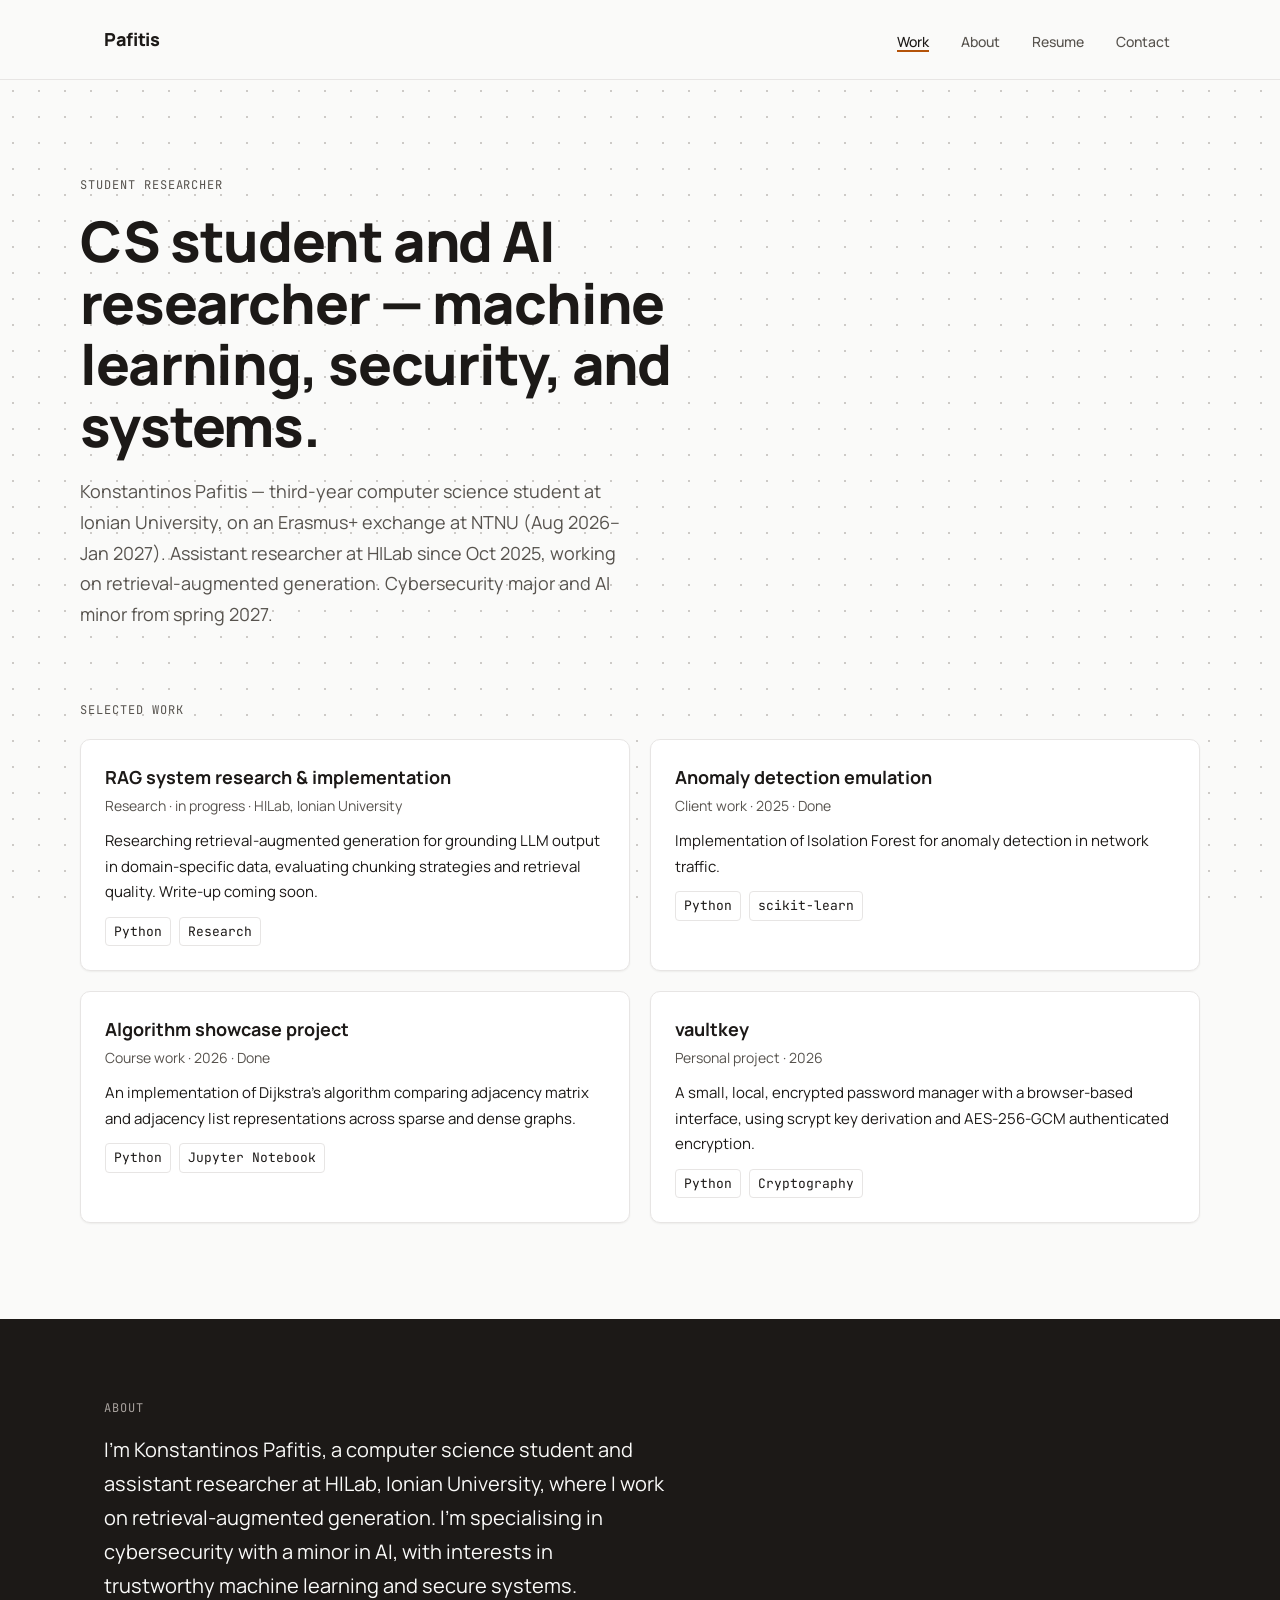
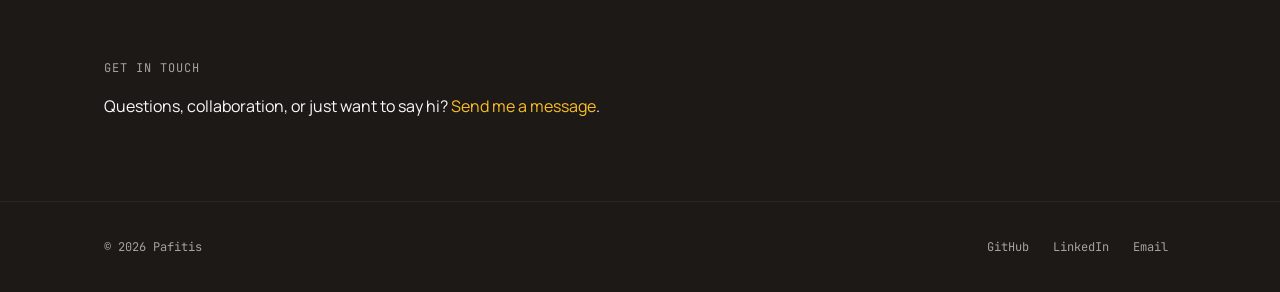
<file: index.html>
<!DOCTYPE html>
<html lang="en">
<head>
<meta charset="utf-8">
<meta name="viewport" content="width=device-width, initial-scale=1">
<title>Konstantinos Pafitis — CS Student &amp; AI Researcher</title>
<meta name="description" content="Konstantinos Pafitis — CS student and AI researcher at Ionian University. Machine learning, security, and systems.">
<link rel="stylesheet" href="assets/css/style.css?v=12">
</head>
<body>

<header class="site-header">
  <div class="container">
    <a href="/" class="brand">Pafitis</a>
    <nav class="site-nav">
      <a href="index.html#work" aria-current="page">Work</a>
      <a href="about.html">About</a>
      <a href="resume.html">Resume</a>
      <a href="contact.html">Contact</a>
    </nav>
  </div>
</header>

<main>
  <section class="hero container" data-reveal>
    <div class="eyebrow">Student researcher</div>
    <h1>CS student and AI researcher — machine learning, security, and systems.</h1>
    <p>Konstantinos Pafitis — third-year computer science student at Ionian University, on an Erasmus+ exchange at NTNU (Aug 2026–Jan 2027). Assistant researcher at HILab since Oct 2025, working on retrieval-augmented generation. Cybersecurity major and AI minor from spring 2027.</p>
  </section>

  <section id="work" class="work-section container">
    <div class="eyebrow section-heading" data-reveal>Selected work</div>
    <div class="project-grid">

      <div class="card" data-reveal>
        <div class="card-title">RAG system research &amp; implementation</div>
        <div class="card-subtitle">Research · in progress · HILab, Ionian University</div>
        <p class="card-desc">Researching retrieval-augmented generation for grounding LLM output in domain-specific data, evaluating chunking strategies and retrieval quality. Write-up coming soon.</p>
        <div class="card-meta">
          <span class="tag">Python</span>
          <span class="tag">Research</span>
        </div>
      </div>

      <a class="card" data-reveal href="https://github.com/Paphitis05/Anomaly-Detection-Emulation.git" target="_blank" rel="noopener">
        <div class="card-title">Anomaly detection emulation</div>
        <div class="card-subtitle">Client work · 2025 · Done</div>
        <p class="card-desc">Implementation of Isolation Forest for anomaly detection in network traffic.</p>
        <div class="card-meta">
          <span class="tag">Python</span>
          <span class="tag">scikit-learn</span>
        </div>
      </a>

      <a class="card" data-reveal href="https://github.com/Paphitis05/Dijkstra-Algorithm-Analysis-project" target="_blank" rel="noopener">
        <div class="card-title">Algorithm showcase project</div>
        <div class="card-subtitle">Course work · 2026 · Done</div>
        <p class="card-desc">An implementation of Dijkstra's algorithm comparing adjacency matrix and adjacency list representations across sparse and dense graphs.</p>
        <div class="card-meta">
          <span class="tag">Python</span>
          <span class="tag">Jupyter Notebook</span>
        </div>
      </a>

      <a class="card" data-reveal href="https://github.com/Paphitis05/vaultkey" target="_blank" rel="noopener">
        <div class="card-title">vaultkey</div>
        <div class="card-subtitle">Personal project · 2026</div>
        <p class="card-desc">A small, local, encrypted password manager with a browser-based interface, using scrypt key derivation and AES-256-GCM authenticated encryption.</p>
        <div class="card-meta">
          <span class="tag">Python</span>
          <span class="tag">Cryptography</span>
        </div>
      </a>

    </div>
  </section>

  <section id="about" class="section-dark">
    <div class="container">
      <div data-reveal>
        <div class="eyebrow eyebrow--dark">About</div>
        <p class="about-lede" style="margin-top:16px">I'm Konstantinos Pafitis, a computer science student and assistant researcher at HILab, Ionian University, where I work on retrieval-augmented generation. I'm specialising in cybersecurity with a minor in AI, with interests in trustworthy machine learning and secure systems.</p>
      </div>
      <div data-reveal>
        <div class="eyebrow eyebrow--dark">Get in touch</div>
        <p class="contact-lede" style="margin-top:16px">Questions, collaboration, or just want to say hi? <a href="contact.html">Send me a message</a>.</p>
      </div>
    </div>
  </section>
</main>

<footer class="site-footer">
  <div class="container">
    <span>© 2026 Pafitis</span>
    <div class="footer-links">
      <a href="https://github.com/Paphitis05" target="_blank" rel="noopener">GitHub</a>
      <a href="https://www.linkedin.com/in/konstantinos-pafitis-3b416532b/" target="_blank" rel="noopener">LinkedIn</a>
      <a href="mailto:paphitis9@gmail.com">Email</a>
    </div>
  </div>
</footer>

<script src="assets/js/main.js?v=12"></script>
</body>
</html>
</file>
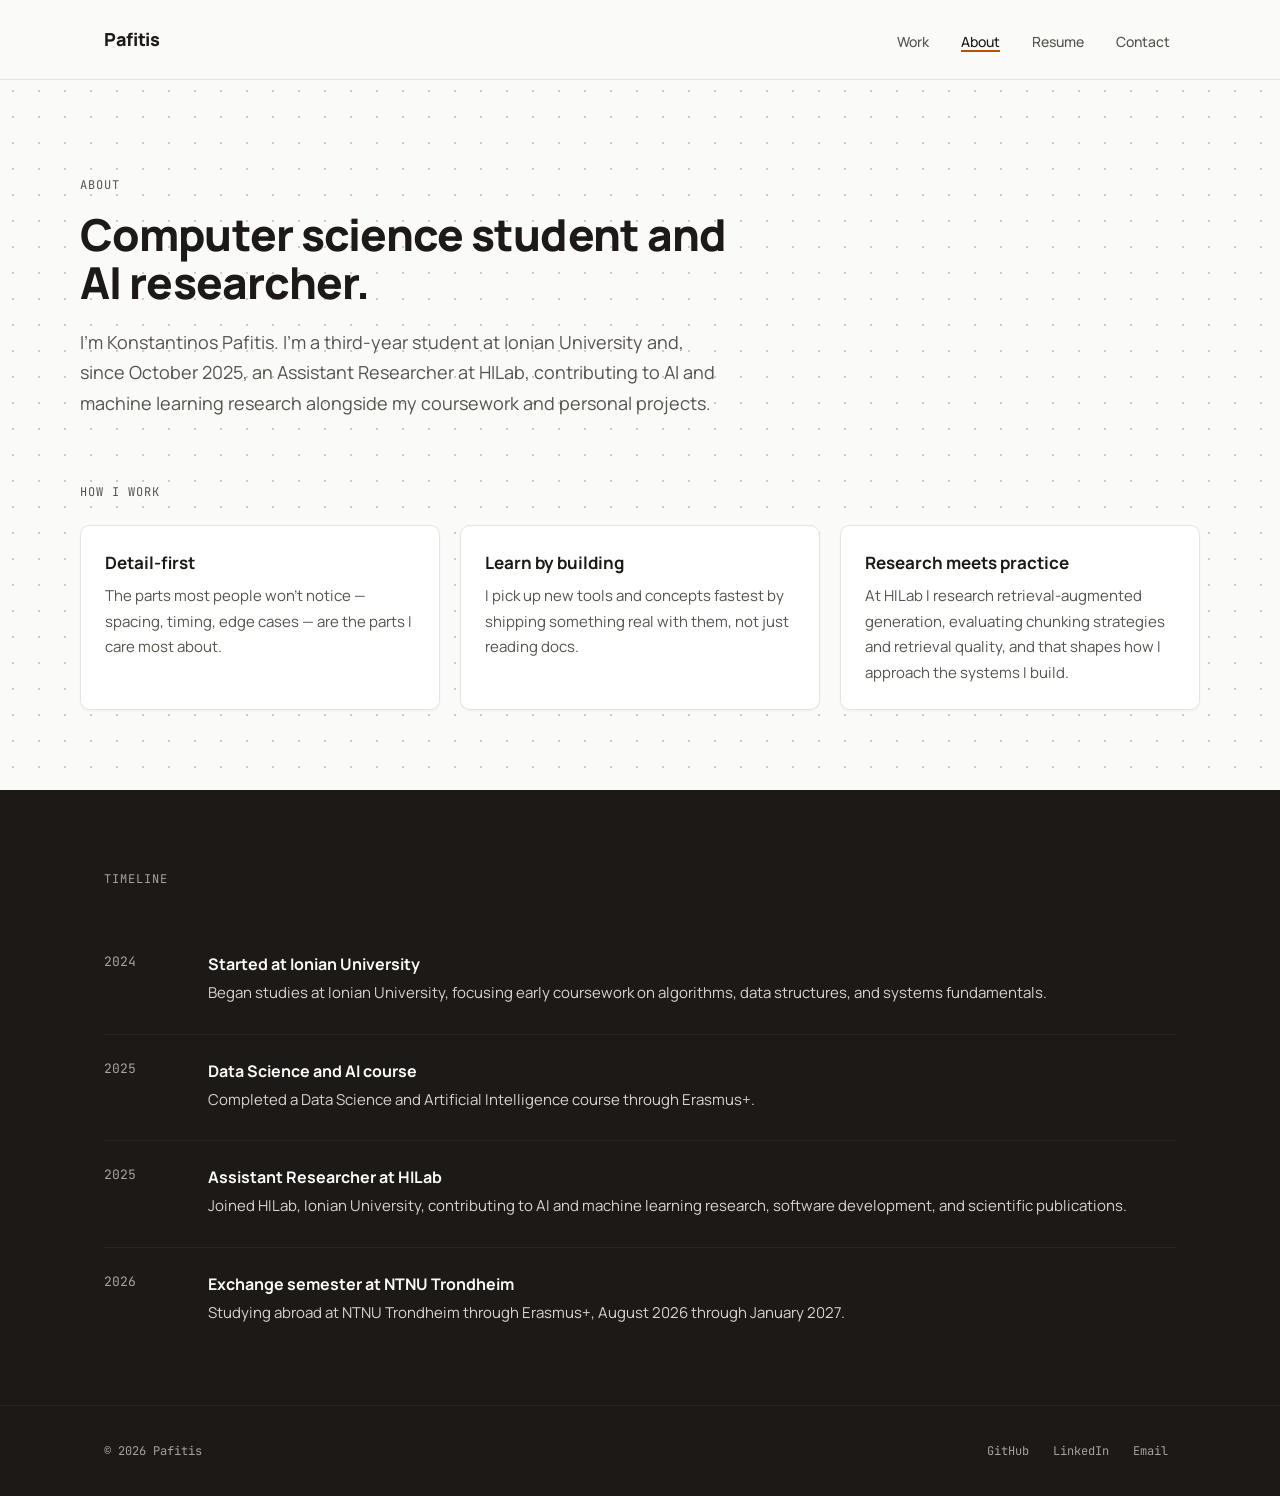
<file: about.html>
<!DOCTYPE html>
<html lang="en">
<head>
<meta charset="utf-8">
<meta name="viewport" content="width=device-width, initial-scale=1">
<title>Konstantinos Pafitis — About</title>
<meta name="description" content="About Konstantinos Pafitis — computer science student and AI researcher at Ionian University's HILab.">
<link rel="stylesheet" href="assets/css/style.css?v=12">
</head>
<body>

<header class="site-header">
  <div class="container">
    <a href="index.html" class="brand">Pafitis</a>
    <nav class="site-nav">
      <a href="index.html#work">Work</a>
      <a href="about.html" aria-current="page">About</a>
      <a href="resume.html">Resume</a>
      <a href="contact.html">Contact</a>
    </nav>
  </div>
</header>

<main>
  <section class="page-intro container" data-reveal>
    <div class="eyebrow">About</div>
    <h1>Computer science student and AI researcher.</h1>
    <p>I'm Konstantinos Pafitis. I'm a third-year student at Ionian University and, since October 2025, an Assistant Researcher at HILab, contributing to AI and machine learning research alongside my coursework and personal projects.</p>
  </section>

  <section class="values-section container">
    <div class="eyebrow" data-reveal>How I work</div>
    <div class="values-grid">
      <div class="value-card" data-reveal>
        <h3>Detail-first</h3>
        <p>The parts most people won't notice — spacing, timing, edge cases — are the parts I care most about.</p>
      </div>
      <div class="value-card" data-reveal>
        <h3>Learn by building</h3>
        <p>I pick up new tools and concepts fastest by shipping something real with them, not just reading docs.</p>
      </div>
      <div class="value-card" data-reveal>
        <h3>Research meets practice</h3>
        <p>At HILab I research retrieval-augmented generation, evaluating chunking strategies and retrieval quality, and that shapes how I approach the systems I build.</p>
      </div>
    </div>
  </section>

  <!-- TODO: add an "Outside the lab" section (short paragraph about fitness and music) -->

  <section class="section-dark">
    <div class="container" style="gap:32px">
      <div class="eyebrow eyebrow--dark" data-reveal>Timeline</div>
      <div class="timeline">
        <div class="timeline-item" data-reveal>
          <div class="timeline-year">2024</div>
          <div>
            <div class="timeline-title">Started at Ionian University</div>
            <div class="timeline-desc">Began studies at Ionian University, focusing early coursework on algorithms, data structures, and systems fundamentals.</div>
          </div>
        </div>
        <div class="timeline-item" data-reveal>
          <div class="timeline-year">2025</div>
          <div>
            <div class="timeline-title">Data Science and AI course</div>
            <div class="timeline-desc">Completed a Data Science and Artificial Intelligence course through Erasmus+.</div>
          </div>
        </div>
        <div class="timeline-item" data-reveal>
          <div class="timeline-year">2025</div>
          <div>
            <div class="timeline-title">Assistant Researcher at HILab</div>
            <div class="timeline-desc">Joined HILab, Ionian University, contributing to AI and machine learning research, software development, and scientific publications.</div>
          </div>
        </div>
        <div class="timeline-item" data-reveal>
          <div class="timeline-year">2026</div>
          <div>
            <div class="timeline-title">Exchange semester at NTNU Trondheim</div>
            <div class="timeline-desc">Studying abroad at NTNU Trondheim through Erasmus+, August 2026 through January 2027.</div>
          </div>
        </div>
      </div>
    </div>
  </section>
</main>

<footer class="site-footer">
  <div class="container">
    <span>© 2026 Pafitis</span>
    <div class="footer-links">
      <a href="https://github.com/Paphitis05" target="_blank" rel="noopener">GitHub</a>
      <a href="https://www.linkedin.com/in/konstantinos-pafitis-3b416532b/" target="_blank" rel="noopener">LinkedIn</a>
      <a href="mailto:paphitis9@gmail.com">Email</a>
    </div>
  </div>
</footer>

<script src="assets/js/main.js?v=12"></script>
</body>
</html>
</file>
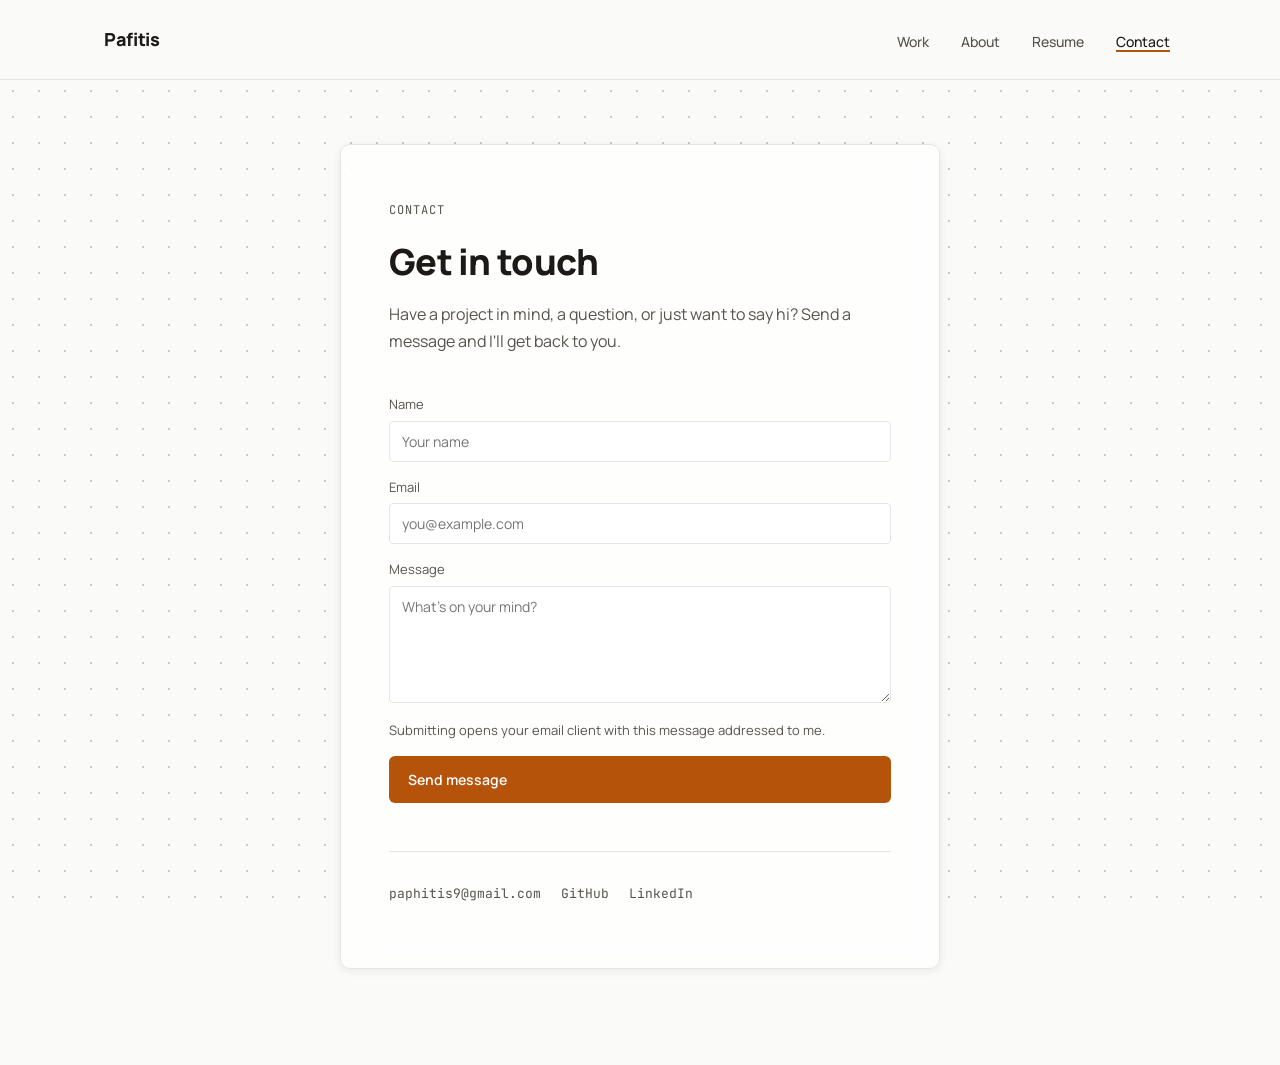
<file: contact.html>
<!DOCTYPE html>
<html lang="en">
<head>
<meta charset="utf-8">
<meta name="viewport" content="width=device-width, initial-scale=1">
<title>Konstantinos Pafitis — Contact</title>
<meta name="description" content="Get in touch with Konstantinos Pafitis.">
<link rel="stylesheet" href="assets/css/style.css?v=12">
</head>
<body>

<header class="site-header">
  <div class="container">
    <a href="index.html" class="brand">Pafitis</a>
    <nav class="site-nav">
      <a href="index.html#work">Work</a>
      <a href="about.html">About</a>
      <a href="resume.html">Resume</a>
      <a href="contact.html" aria-current="page">Contact</a>
    </nav>
  </div>
</header>

<main>
  <section class="contact-section" data-reveal>
    <div class="eyebrow">Contact</div>
    <h1>Get in touch</h1>
    <p>Have a project in mind, a question, or just want to say hi? Send a message and I'll get back to you.</p>

    <form class="contact-form" action="mailto:paphitis9@gmail.com" method="post" enctype="text/plain">
      <label class="field">
        <div class="field-label">Name</div>
        <input type="text" name="name" placeholder="Your name" required>
      </label>
      <label class="field">
        <div class="field-label">Email</div>
        <input type="email" name="email" placeholder="you@example.com" required>
      </label>
      <label class="field">
        <div class="field-label">Message</div>
        <textarea name="message" placeholder="What's on your mind?" rows="5" required></textarea>
      </label>
      <div class="form-note">Submitting opens your email client with this message addressed to me.</div>
      <button type="submit" class="btn btn-primary">Send message</button>
    </form>

    <div class="contact-links">
      <a href="mailto:paphitis9@gmail.com">paphitis9@gmail.com</a>
      <a href="https://github.com/Paphitis05" target="_blank" rel="noopener">GitHub</a>
      <a href="https://www.linkedin.com/in/konstantinos-pafitis-3b416532b/" target="_blank" rel="noopener">LinkedIn</a>
    </div>
  </section>
</main>

<script src="assets/js/main.js?v=12"></script>
</body>
</html>
</file>
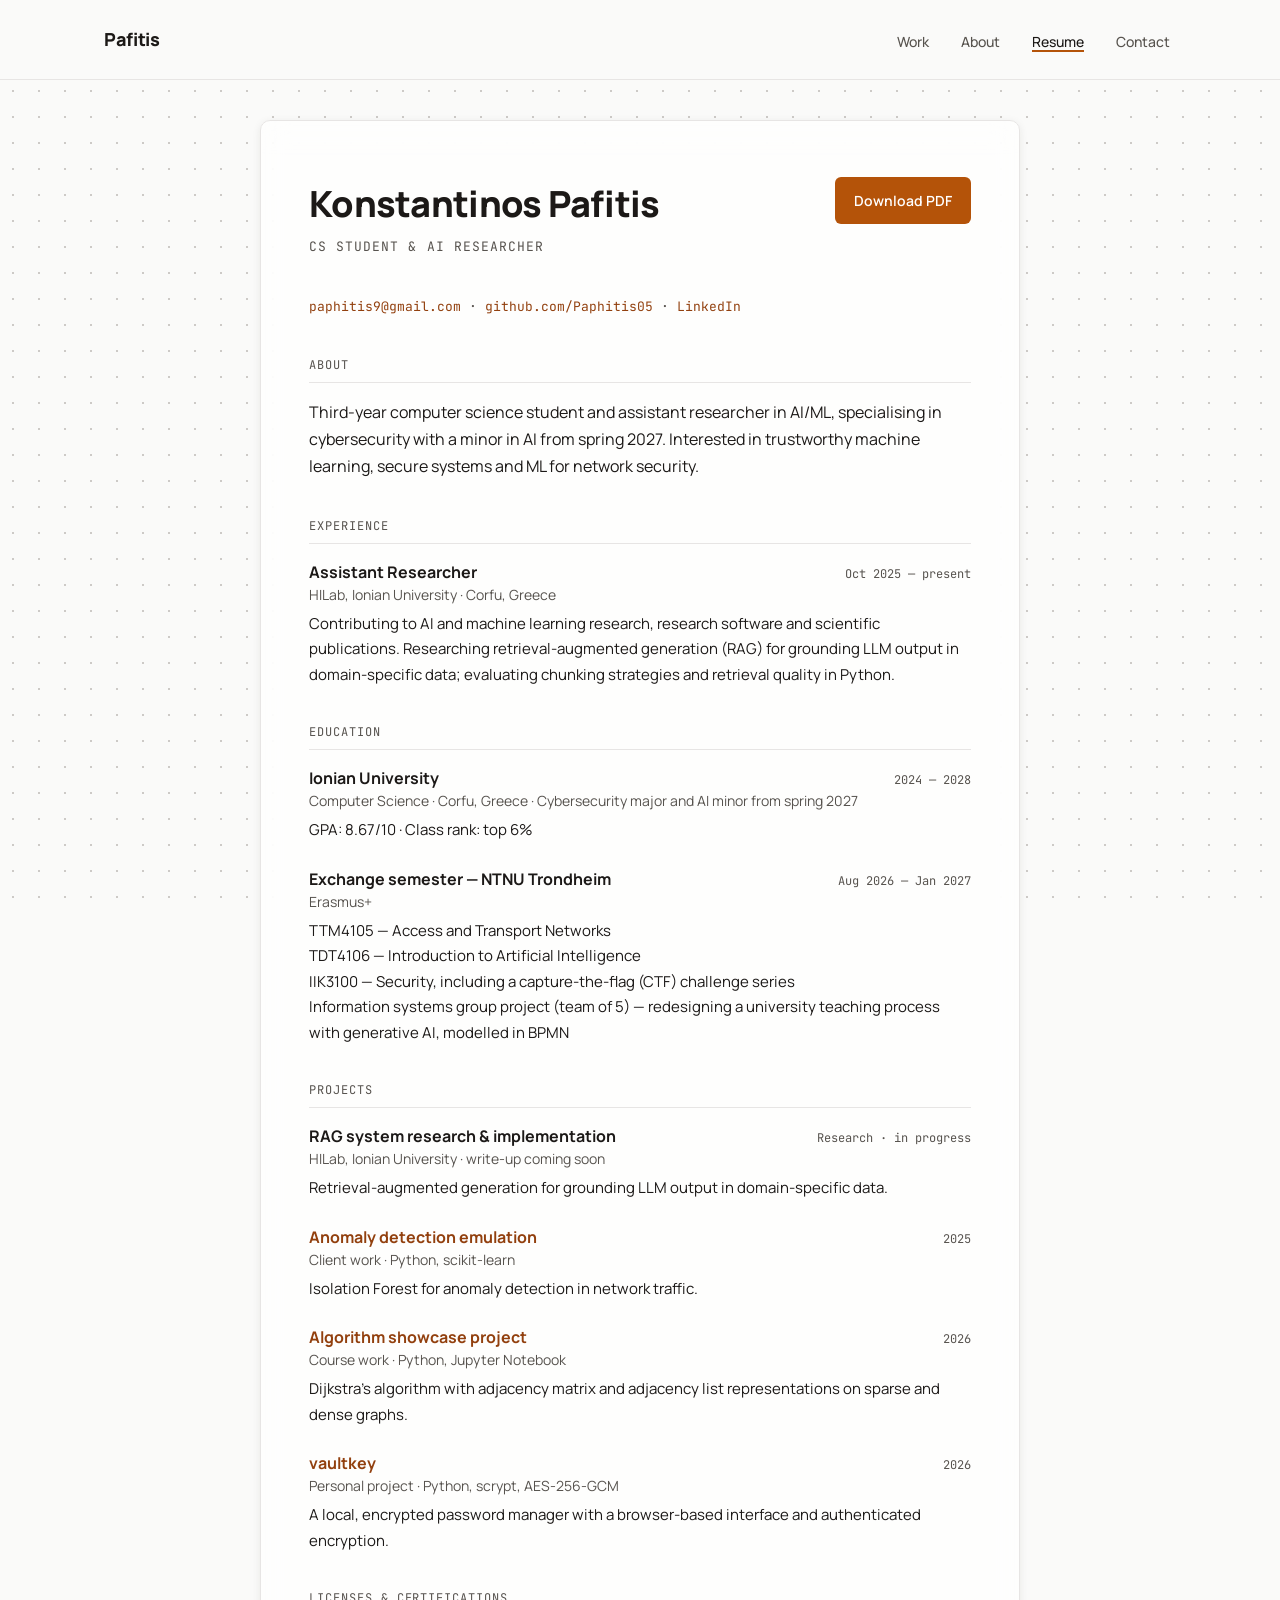
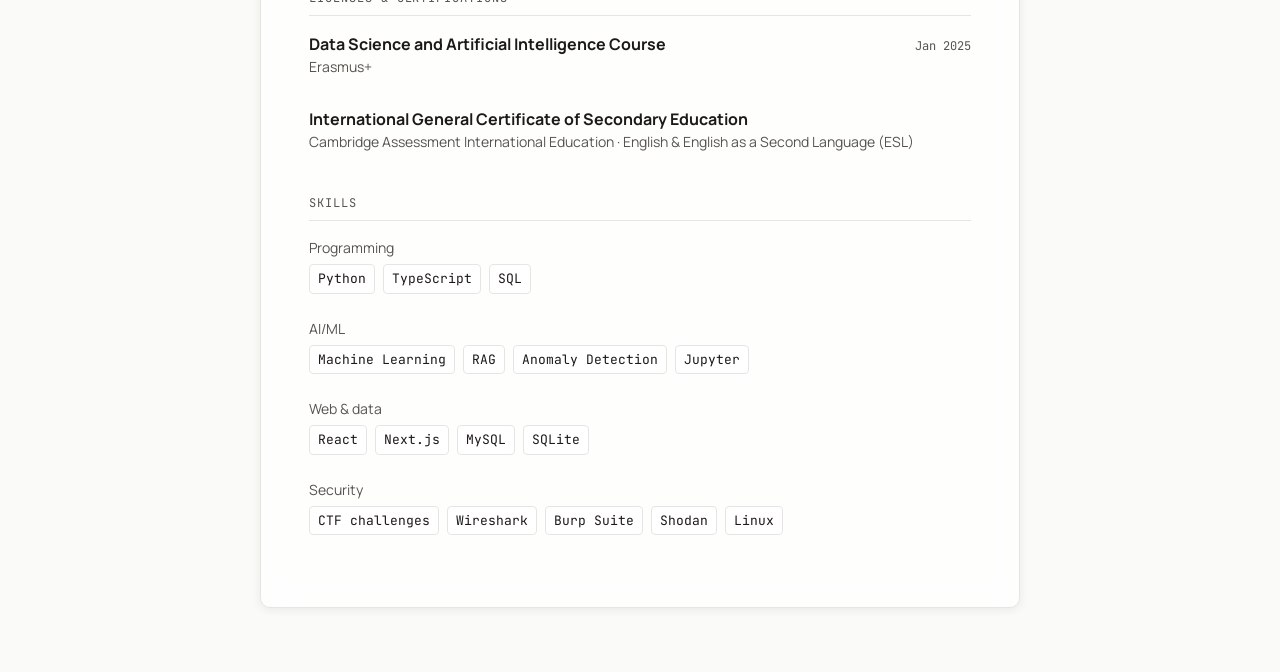
<file: resume.html>
<!DOCTYPE html>
<html lang="en">
<head>
<meta charset="utf-8">
<meta name="viewport" content="width=device-width, initial-scale=1">
<title>Konstantinos Pafitis — Resume</title>
<meta name="description" content="Resume of Konstantinos Pafitis — CS student and AI researcher at Ionian University.">
<link rel="stylesheet" href="assets/css/style.css?v=13">
</head>
<body>

<header class="resume-header no-print">
  <div class="container">
    <a href="index.html" class="brand">Pafitis</a>
    <nav class="site-nav">
      <a href="index.html#work">Work</a>
      <a href="about.html">About</a>
      <a href="resume.html" aria-current="page">Resume</a>
      <a href="contact.html">Contact</a>
    </nav>
  </div>
</header>

<main class="resume-body">
  <div class="resume-top">
    <div>
      <div class="resume-name">Konstantinos Pafitis</div>
      <div class="resume-title">CS student &amp; AI researcher</div>
    </div>
    <!-- TODO: add cv.pdf to the site root (and to .cpanel.yml deploy list) -->
    <a class="btn btn-primary no-print" href="/cv.pdf" download>Download PDF</a>
  </div>

  <div class="resume-contacts">
    <a href="mailto:paphitis9@gmail.com">paphitis9@gmail.com</a>
    <span>·</span>
    <a href="https://github.com/Paphitis05" target="_blank" rel="noopener">github.com/Paphitis05</a>
    <span>·</span>
    <a href="https://www.linkedin.com/in/konstantinos-pafitis-3b416532b/" target="_blank" rel="noopener">LinkedIn</a>
  </div>

  <section class="resume-section">
    <div class="resume-section-title">About</div>
    <p style="font-size:16px;line-height:var(--leading-relaxed);max-width:640px">Third-year computer science student and assistant researcher in AI/ML, specialising in cybersecurity with a minor in AI from spring 2027. Interested in trustworthy machine learning, secure systems and ML for network security.</p>
  </section>

  <section class="resume-section">
    <div class="resume-section-title">Experience</div>
    <div class="resume-entries">
      <div class="resume-entry">
        <div class="resume-entry-head">
          <div class="resume-entry-role">Assistant Researcher</div>
          <div class="resume-entry-date">Oct 2025 — present</div>
        </div>
        <div class="resume-entry-org">HILab, Ionian University · Corfu, Greece</div>
        <p>Contributing to AI and machine learning research, research software and scientific publications. Researching retrieval-augmented generation (RAG) for grounding LLM output in domain-specific data; evaluating chunking strategies and retrieval quality in Python.</p>
      </div>
    </div>
  </section>

  <section class="resume-section">
    <div class="resume-section-title">Education</div>
    <div class="resume-entries">
      <div class="resume-entry">
        <div class="resume-entry-head">
          <div class="resume-entry-role">Ionian University</div>
          <div class="resume-entry-date">2024 — 2028</div>
        </div>
        <div class="resume-entry-org">Computer Science · Corfu, Greece · Cybersecurity major and AI minor from spring 2027</div>
        <p>GPA: 8.67/10 · Class rank: top 6%</p>
      </div>
      <div class="resume-entry">
        <div class="resume-entry-head">
          <div class="resume-entry-role">Exchange semester — NTNU Trondheim</div>
          <div class="resume-entry-date">Aug 2026 — Jan 2027</div>
        </div>
        <div class="resume-entry-org">Erasmus+</div>
        <p>TTM4105 — Access and Transport Networks<br>TDT4106 — Introduction to Artificial Intelligence<br>IIK3100 — Security, including a capture-the-flag (CTF) challenge series<br>Information systems group project (team of 5) — redesigning a university teaching process with generative AI, modelled in BPMN</p>
      </div>
    </div>
  </section>

  <section class="resume-section">
    <div class="resume-section-title">Projects</div>
    <div class="resume-entries">
      <div class="resume-entry">
        <div class="resume-entry-head">
          <div class="resume-entry-role">RAG system research &amp; implementation</div>
          <div class="resume-entry-date">Research · in progress</div>
        </div>
        <div class="resume-entry-org">HILab, Ionian University · write-up coming soon</div>
        <p>Retrieval-augmented generation for grounding LLM output in domain-specific data.</p>
      </div>
      <div class="resume-entry">
        <div class="resume-entry-head">
          <div class="resume-entry-role"><a href="https://github.com/Paphitis05/Anomaly-Detection-Emulation.git" target="_blank" rel="noopener">Anomaly detection emulation</a></div>
          <div class="resume-entry-date">2025</div>
        </div>
        <div class="resume-entry-org">Client work · Python, scikit-learn</div>
        <p>Isolation Forest for anomaly detection in network traffic.</p>
      </div>
      <div class="resume-entry">
        <div class="resume-entry-head">
          <div class="resume-entry-role"><a href="https://github.com/Paphitis05/Dijkstra-Algorithm-Analysis-project" target="_blank" rel="noopener">Algorithm showcase project</a></div>
          <div class="resume-entry-date">2026</div>
        </div>
        <div class="resume-entry-org">Course work · Python, Jupyter Notebook</div>
        <p>Dijkstra's algorithm with adjacency matrix and adjacency list representations on sparse and dense graphs.</p>
      </div>
      <div class="resume-entry">
        <div class="resume-entry-head">
          <div class="resume-entry-role"><a href="https://github.com/Paphitis05/vaultkey" target="_blank" rel="noopener">vaultkey</a></div>
          <div class="resume-entry-date">2026</div>
        </div>
        <div class="resume-entry-org">Personal project · Python, scrypt, AES-256-GCM</div>
        <p>A local, encrypted password manager with a browser-based interface and authenticated encryption.</p>
      </div>
    </div>
  </section>

  <section class="resume-section">
    <div class="resume-section-title">Licenses &amp; Certifications</div>
    <div class="resume-entries">
      <div class="resume-entry">
        <div class="resume-entry-head">
          <div class="resume-entry-role">Data Science and Artificial Intelligence Course</div>
          <div class="resume-entry-date">Jan 2025</div>
        </div>
        <div class="resume-entry-org">Erasmus+</div>
      </div>
      <div class="resume-entry">
        <div class="resume-entry-head">
          <div class="resume-entry-role">International General Certificate of Secondary Education</div>
        </div>
        <div class="resume-entry-org">Cambridge Assessment International Education · English &amp; English as a Second Language (ESL)</div>
      </div>
    </div>
  </section>

  <section class="resume-section" style="margin-bottom:0">
    <div class="resume-section-title">Skills</div>
    <div class="resume-entries">
      <div class="resume-entry"><div class="resume-entry-org">Programming</div><div class="skills-list"><span class="skill-pill">Python</span><span class="skill-pill">TypeScript</span><span class="skill-pill">SQL</span></div></div>
      <div class="resume-entry"><div class="resume-entry-org">AI/ML</div><div class="skills-list"><span class="skill-pill">Machine Learning</span><span class="skill-pill">RAG</span><span class="skill-pill">Anomaly Detection</span><span class="skill-pill">Jupyter</span></div></div>
      <div class="resume-entry"><div class="resume-entry-org">Web &amp; data</div><div class="skills-list"><span class="skill-pill">React</span><span class="skill-pill">Next.js</span><span class="skill-pill">MySQL</span><span class="skill-pill">SQLite</span></div></div>
      <div class="resume-entry"><div class="resume-entry-org">Security</div><div class="skills-list"><span class="skill-pill">CTF challenges</span><span class="skill-pill">Wireshark</span><span class="skill-pill">Burp Suite</span><span class="skill-pill">Shodan</span><span class="skill-pill">Linux</span></div></div>
    </div>
  </section>
</main>

<script src="assets/js/main.js?v=13"></script>
</body>
</html>
</file>
<file: assets/css/style.css>
@import "tokens.css?v=12";

/* ---------- base ---------- */
*, *::before, *::after { box-sizing: border-box; }
html { -webkit-font-smoothing: antialiased; scroll-behavior: smooth; }
body {
  margin: 0;
  background: var(--bg);
  color: var(--fg);
  font-family: var(--font-body);
  font-size: var(--text-base);
  line-height: var(--leading-normal);
}
h1, h2, h3, h4, p { margin: 0; }
a { color: var(--accent-dark); text-decoration: none; transition: color 150ms ease-out; }
a:hover { color: var(--brown-900); }
img { max-width: 100%; display: block; }
button { font: inherit; }

:focus-visible {
  outline: 2px solid var(--accent);
  outline-offset: 2px;
  border-radius: var(--radius-sm);
}

.eyebrow {
  font-family: var(--font-mono);
  font-size: 12px;
  text-transform: uppercase;
  letter-spacing: var(--tracking-wider);
  color: var(--fg-muted);
}
.eyebrow--dark { color: var(--brown-400); }

.container {
  max-width: var(--container-max);
  margin: 0 auto;
  padding-left: 24px;
  padding-right: 24px;
}

/* ---------- reveal-on-scroll ---------- */
[data-reveal] { opacity: 0; transform: translateY(20px); transition: opacity 500ms ease-out, transform 500ms ease-out; }
[data-reveal].is-visible { opacity: 1; transform: none; }
@media (prefers-reduced-motion: reduce) {
  [data-reveal] { opacity: 1; transform: none; transition: none; }
}

.project-grid > [data-reveal]:nth-child(1) { transition-delay: 0ms; }
.project-grid > [data-reveal]:nth-child(2) { transition-delay: 80ms; }
.project-grid > [data-reveal]:nth-child(3) { transition-delay: 160ms; }
.project-grid > [data-reveal]:nth-child(4) { transition-delay: 240ms; }

.values-grid > [data-reveal]:nth-child(1) { transition-delay: 0ms; }
.values-grid > [data-reveal]:nth-child(2) { transition-delay: 80ms; }
.values-grid > [data-reveal]:nth-child(3) { transition-delay: 160ms; }

.timeline > [data-reveal]:nth-child(1) { transition-delay: 0ms; }
.timeline > [data-reveal]:nth-child(2) { transition-delay: 70ms; }
.timeline > [data-reveal]:nth-child(3) { transition-delay: 140ms; }
.timeline > [data-reveal]:nth-child(4) { transition-delay: 210ms; }

/* ---------- header ---------- */
.site-header {
  position: sticky;
  top: 0;
  background: var(--bg);
  border-bottom: 1px solid var(--border);
  z-index: 10;
  transition: box-shadow 200ms ease-out, border-color 200ms ease-out;
}
.site-header.is-scrolled { box-shadow: var(--shadow-sm); border-color: var(--border-strong); }
.site-header .container {
  padding-top: 20px;
  padding-bottom: 20px;
  display: flex;
  align-items: center;
  justify-content: space-between;
}
.brand {
  font-family: var(--font-display);
  font-weight: 800;
  font-size: 18px;
  letter-spacing: var(--tracking-tight);
  color: var(--fg);
}
.site-nav { display: flex; gap: 20px; align-items: center; }
.site-nav a {
  font-family: var(--font-body);
  font-size: 14px;
  font-weight: 500;
  color: var(--fg-muted);
  position: relative;
  padding: 11px 6px 7px;
  transition: color 150ms ease-out;
}
.site-nav a::after {
  content: '';
  position: absolute;
  left: 6px;
  bottom: 7px;
  width: 0;
  height: 2px;
  background: var(--accent);
  transition: width 200ms ease-out;
}
.site-nav a:hover { color: var(--accent); }
.site-nav a:hover::after { width: calc(100% - 12px); }
.site-nav a[aria-current="page"] { color: var(--fg); }
.site-nav a[aria-current="page"]::after { width: calc(100% - 12px); }
@media (prefers-reduced-motion: reduce) {
  .site-nav a::after { transition: none; }
}

/* ---------- buttons ---------- */
.btn {
  font-family: var(--font-body);
  font-weight: 600;
  font-size: 14px;
  min-height: 44px;
  padding: 12px 18px;
  border-radius: var(--radius-md);
  border: 1px solid transparent;
  display: inline-flex;
  align-items: center;
  gap: 6px;
  cursor: pointer;
  transition: background-color 150ms ease-out, border-color 150ms ease-out, color 150ms ease-out, transform 100ms ease-out;
}
.btn:active { transform: scale(0.97); }
.btn-primary { background: var(--accent); color: var(--fg-on-accent); }
.btn-primary:hover { background: var(--accent-dark); color: var(--fg-on-accent); }
.btn-secondary { background: var(--surface); color: var(--fg); border-color: var(--border-strong); }
.btn-secondary:hover { background: var(--surface-sunken); color: var(--fg); }
@media (prefers-reduced-motion: reduce) {
  .btn:active { transform: none; }
}

/* ---------- site-wide dot grid backdrop ---------- */
body::before {
  content: '';
  position: fixed;
  inset: 0;
  background-image: radial-gradient(var(--border-strong) 1.4px, transparent 1.4px);
  background-size: 26px 26px;
  background-position: calc(0px + var(--grid-x, 0px)) calc(0px + var(--grid-y, 0px));
  opacity: 0.55;
  pointer-events: none;
  z-index: 0;
  transition: background-position 600ms ease-out;
}
body > * { position: relative; z-index: 1; }
@media (prefers-reduced-motion: reduce) {
  body::before { transition: none; }
}

/* ---------- hero ---------- */
.hero { padding: 96px 0 72px; }
.hero h1 {
  font-family: var(--font-display);
  font-weight: 800;
  font-size: 56px;
  letter-spacing: var(--tracking-tight);
  color: var(--fg);
  max-width: 680px;
  line-height: var(--leading-tight);
  margin-top: 16px;
}
.hero p {
  font-family: var(--font-body);
  font-size: 18px;
  line-height: var(--leading-relaxed);
  color: var(--fg-muted);
  max-width: 560px;
  margin-top: 20px;
}

/* ---------- project grid / cards ---------- */
.work-section { padding: 0 0 96px; }
.section-heading { margin-bottom: 20px; }
.project-grid {
  display: grid;
  grid-template-columns: repeat(2, 1fr);
  gap: 20px;
}
.card {
  display: block;
  background: var(--surface);
  border: 1px solid var(--border);
  border-radius: var(--radius-lg);
  box-shadow: var(--shadow-sm);
  padding: var(--space-5);
  color: inherit;
  transition: box-shadow 150ms ease-out, border-color 150ms ease-out, transform 150ms ease-out;
}
a.card:hover, a.card:focus-visible {
  border-color: var(--border-strong);
  box-shadow: var(--shadow-md);
  transform: translateY(-3px);
}
@media (prefers-reduced-motion: reduce) {
  a.card:hover, a.card:focus-visible { transform: none; }
}
.card-title {
  font-family: var(--font-display);
  font-weight: 700;
  font-size: 18px;
  color: var(--fg);
  margin-bottom: 4px;
}
.card-subtitle {
  font-family: var(--font-body);
  font-size: 14px;
  color: var(--fg-muted);
  margin-bottom: 12px;
}
.card-desc {
  font-size: 15px;
  line-height: var(--leading-relaxed);
  color: var(--fg);
  margin-bottom: 12px;
}
.card-meta { display: flex; gap: 8px; flex-wrap: wrap; }

.tag {
  font-family: var(--font-mono);
  font-size: 13px;
  background: var(--surface);
  border: 1px solid var(--border);
  border-radius: var(--radius-sm);
  padding: 4px 8px;
  color: var(--fg);
  display: inline-block;
  transition: border-color 150ms ease-out, color 150ms ease-out;
}
.card:hover .tag { border-color: var(--border-strong); }

/* ---------- dark sections (about / contact strip / footer) ---------- */
.section-dark { background: var(--surface-dark); padding: 80px 0; }
.section-dark .container { display: flex; flex-direction: column; gap: 56px; }
.section-dark p { color: var(--fg-on-dark); }
.about-lede { font-size: 20px; line-height: var(--leading-relaxed); max-width: 560px; }
.about-lede a, .contact-lede a { color: var(--accent-on-dark); text-decoration: underline; text-decoration-color: transparent; text-underline-offset: 3px; transition: color 150ms ease-out, text-decoration-color 150ms ease-out; }
.about-lede a:hover, .contact-lede a:hover { color: var(--accent-light); text-decoration-color: var(--accent-light); }
.contact-lede { font-size: 16px; line-height: var(--leading-relaxed); max-width: 560px; color: var(--brown-300); }

.site-footer { background: var(--surface-dark); border-top: 1px solid var(--brown-800); padding: 24px 0; }
.site-footer .container {
  display: flex;
  justify-content: space-between;
  align-items: center;
  flex-wrap: wrap;
  gap: 12px;
  font-family: var(--font-mono);
  font-size: 12px;
  color: var(--brown-400);
}
.site-footer .footer-links { display: flex; gap: 8px; }
.site-footer a { color: var(--brown-400); padding: 12px 8px; transition: color 150ms ease-out; }
.site-footer a:hover { color: var(--fg-on-dark); }

/* ---------- about page ---------- */
.page-intro { padding: 96px 0 64px; }
.page-intro h1 {
  font-family: var(--font-display);
  font-weight: 800;
  font-size: 44px;
  letter-spacing: var(--tracking-tight);
  color: var(--fg);
  max-width: 680px;
  line-height: var(--leading-tight);
  margin-top: 16px;
}
.page-intro p {
  font-family: var(--font-body);
  font-size: 18px;
  line-height: var(--leading-relaxed);
  color: var(--fg-muted);
  max-width: 640px;
  margin-top: 20px;
}

.values-section { padding: 0 0 80px; }
.values-grid { display: grid; grid-template-columns: repeat(3, 1fr); gap: 20px; margin-top: 24px; }
.value-card {
  background: var(--surface);
  border: 1px solid var(--border);
  border-radius: var(--radius-lg);
  box-shadow: var(--shadow-sm);
  padding: var(--space-5);
}
.value-card h3 { font-family: var(--font-display); font-weight: 700; font-size: 17px; color: var(--fg); margin-bottom: 8px; }
.value-card p { font-size: 15px; line-height: var(--leading-relaxed); color: var(--fg-muted); }

.timeline { display: flex; flex-direction: column; gap: 28px; margin-top: 32px; }
.timeline-item { display: grid; grid-template-columns: 80px 1fr; gap: 24px; }
.timeline-item + .timeline-item { border-top: 1px solid var(--brown-800); padding-top: 24px; }
.timeline-year { font-family: var(--font-mono); font-size: 13px; color: var(--brown-400); }
.timeline-title { font-family: var(--font-display); font-weight: 700; font-size: 16px; color: var(--fg-on-dark); margin-bottom: 4px; }
.timeline-desc { font-family: var(--font-body); font-size: 15px; line-height: var(--leading-relaxed); color: var(--brown-300); }

/* ---------- contact page ---------- */
.contact-section {
  max-width: 600px;
  margin: 64px auto 96px;
  padding: 56px 48px 64px;
  background: rgba(255, 255, 255, 0.7);
  backdrop-filter: blur(14px) saturate(140%);
  -webkit-backdrop-filter: blur(14px) saturate(140%);
  border: 1px solid var(--border);
  border-radius: var(--radius-lg);
  box-shadow: var(--shadow-md);
}
.contact-section h1 { font-family: var(--font-display); font-weight: 800; font-size: 36px; letter-spacing: var(--tracking-tight); color: var(--fg); margin-top: 16px; }
.contact-section > p { font-size: 16px; line-height: var(--leading-relaxed); color: var(--fg-muted); margin-top: 12px; margin-bottom: 40px; }

.field { display: block; font-family: var(--font-body); }
.field-label { font-size: 13px; color: var(--fg-muted); margin-bottom: 6px; }
.field input, .field textarea {
  width: 100%;
  font-family: var(--font-body);
  font-size: 14px;
  padding: 10px 12px;
  border-radius: var(--radius-sm);
  border: 1px solid var(--border);
  background: var(--surface);
  color: var(--fg);
  resize: vertical;
}
.field input:focus, .field textarea:focus { border-color: var(--accent); }
.contact-form { display: flex; flex-direction: column; gap: 16px; }
.form-note { font-size: 13px; color: var(--fg-muted); margin-top: -4px; }
.contact-links {
  margin-top: 48px;
  padding-top: 32px;
  border-top: 1px solid var(--border);
  display: flex;
  gap: 20px;
  flex-wrap: wrap;
  font-family: var(--font-mono);
  font-size: 13px;
  color: var(--fg-muted);
}
.contact-links a { color: var(--fg-muted); padding: 12px 4px; margin: -12px -4px; transition: color 150ms ease-out; }
.contact-links a:hover { color: var(--fg); }

/* ---------- resume page ---------- */
.resume-header {
  background: var(--bg);
  border-bottom: 1px solid var(--border);
}
.resume-header .container { padding-top: 20px; padding-bottom: 20px; display: flex; align-items: center; justify-content: space-between; }
.resume-body {
  max-width: 760px;
  margin: 40px auto 64px;
  padding: 56px 48px 72px;
  background: rgba(255, 255, 255, 0.7);
  backdrop-filter: blur(14px) saturate(140%);
  -webkit-backdrop-filter: blur(14px) saturate(140%);
  border: 1px solid var(--border);
  border-radius: var(--radius-lg);
  box-shadow: var(--shadow-md);
}
.resume-top { display: flex; justify-content: space-between; align-items: flex-start; gap: 16px; flex-wrap: wrap; margin-bottom: 40px; }
.resume-name { font-family: var(--font-display); font-weight: 800; font-size: 36px; letter-spacing: var(--tracking-tight); }
.resume-title { font-family: var(--font-mono); font-size: 13px; color: var(--fg-muted); margin-top: 6px; text-transform: uppercase; letter-spacing: var(--tracking-wider); }
.resume-contacts { display: flex; gap: 8px; margin-bottom: 40px; font-family: var(--font-mono); font-size: 13px; color: var(--fg-muted); flex-wrap: wrap; }
.resume-section { margin-bottom: 36px; }
.resume-section-title {
  font-family: var(--font-mono);
  font-size: 12px;
  text-transform: uppercase;
  letter-spacing: var(--tracking-wider);
  color: var(--fg-muted);
  border-bottom: 1px solid var(--border);
  padding-bottom: 8px;
  margin-bottom: 16px;
}
.resume-entries { display: flex; flex-direction: column; gap: 24px; }
.resume-entry-head { display: flex; justify-content: space-between; align-items: baseline; gap: 12px; flex-wrap: wrap; }
.resume-entry-role { font-weight: 700; font-size: 16px; }
.resume-entry-date { font-family: var(--font-mono); font-size: 12px; color: var(--fg-muted); white-space: nowrap; }
.resume-entry-org { font-size: 14px; color: var(--fg-muted); margin-bottom: 6px; }
.resume-entry p { font-size: 15px; line-height: var(--leading-relaxed); color: var(--fg); }
.skills-list { display: flex; gap: 8px; flex-wrap: wrap; }
.skill-pill { font-family: var(--font-mono); font-size: 13px; background: var(--surface); border: 1px solid var(--border); border-radius: var(--radius-sm); padding: 4px 8px; }

@media print {
  .no-print { display: none; }
}

/* ---------- responsive ---------- */
@media (max-width: 720px) {
  .hero { padding: 64px 0 48px; }
  .hero h1 { font-size: 38px; }
  .site-nav { gap: 16px; }
  .project-grid { grid-template-columns: 1fr; }
  .section-dark { padding: 56px 0; }
  .values-grid { grid-template-columns: 1fr; }
  .page-intro h1 { font-size: 32px; }
  .timeline-item { grid-template-columns: 1fr; gap: 6px; }
  .resume-body { padding: 40px 24px 56px; margin: 24px auto 40px; }
  .contact-section { padding: 40px 24px 48px; margin: 24px auto 40px; }
}
</file>
